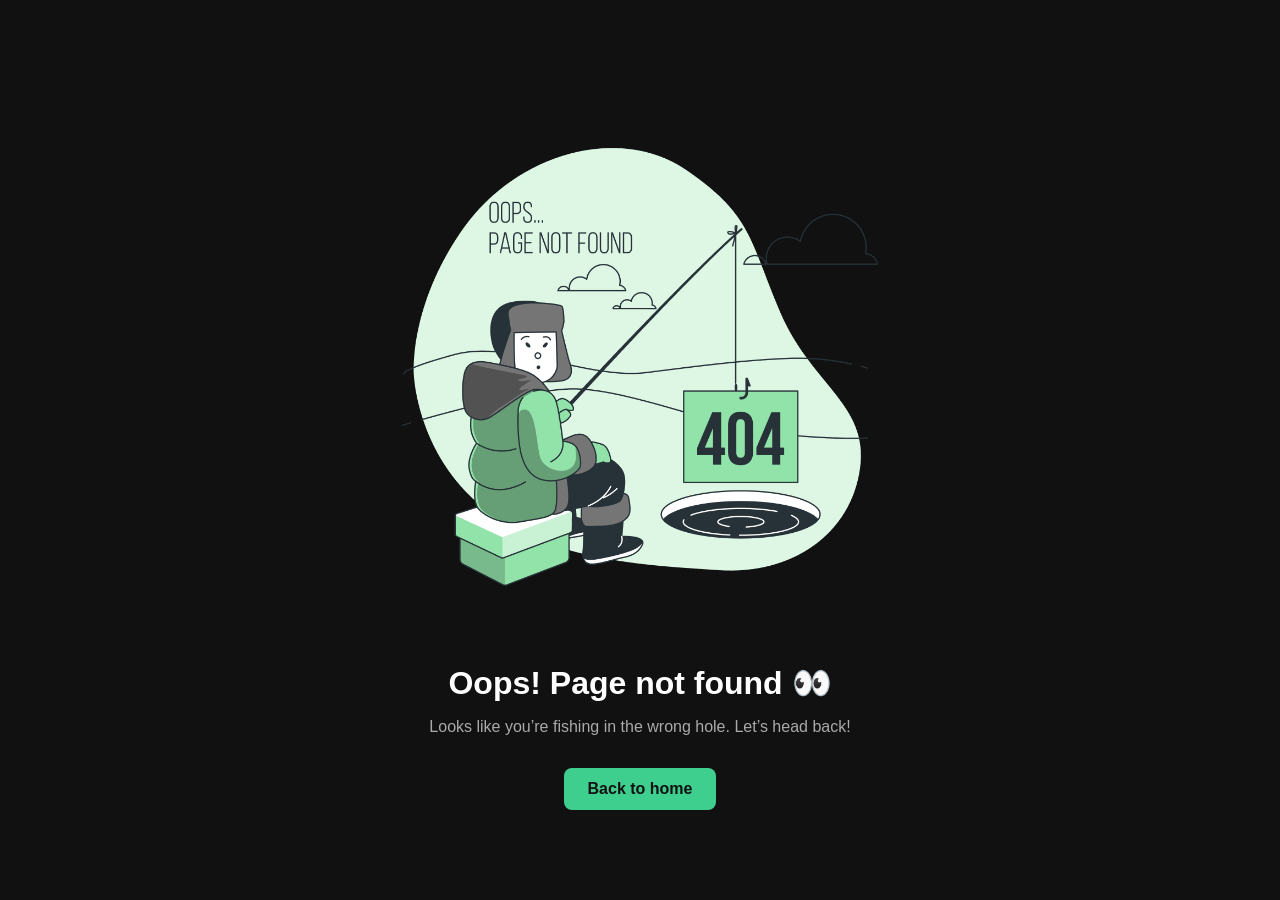
<file: 404-PAGE/index.html>
<!DOCTYPE html>
<html lang="en">
  <head>
    <meta charset="UTF-8" />
    <meta name="viewport" content="width=device-width, initial-scale=1.0" />
    <title>Custom 404 Page</title>
    <link rel="stylesheet" href="style.css" />
  </head>
  <body>
    <img src="404.png" alt="404 illustration" />
    <h1>Oops! Page not found 👀</h1>
    <p>Looks like you’re fishing in the wrong hole. Let’s head back!</p>
    <a href="#">Back to home</a>
  </body>
</html>
</file>
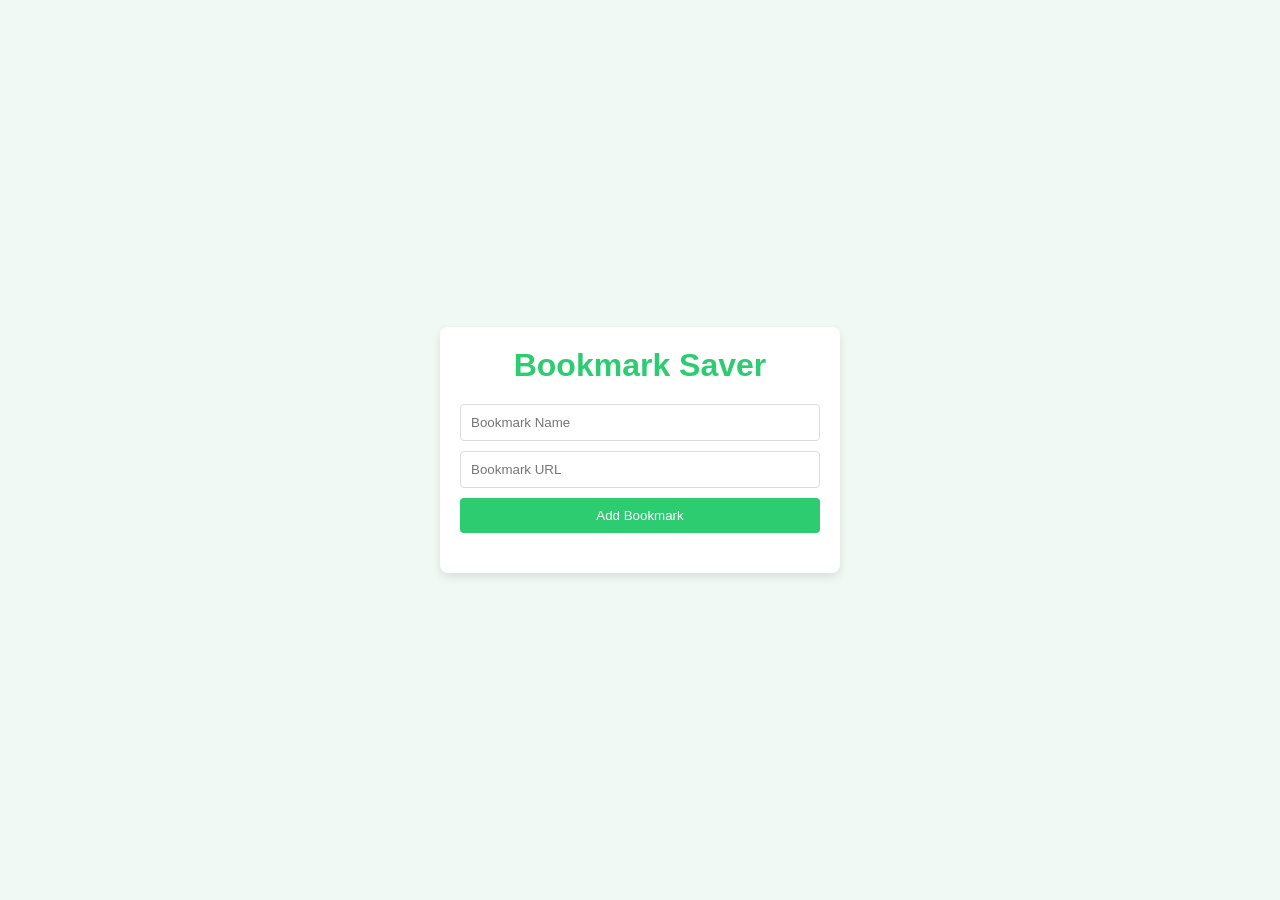
<file: BOOKMARK-SAVER/index.html>
<!DOCTYPE html>
<html lang="en">
  <head>
    <meta charset="UTF-8" />
    <meta name="viewport" content="width=device-width, initial-scale=1.0" />
    <title>Bookmark Saver</title>
    <link rel="stylesheet" href="style.css" />
  </head>
  <body>
    <div class="app-container">
      <h1>Bookmark Saver</h1>
      <div class="input-container">
        <input type="text" id="bookmark-name" placeholder="Bookmark Name" />
        <input type="url" id="bookmark-url" placeholder="Bookmark URL" />
        <button id="add-bookmark">Add Bookmark</button>
      </div>

      <ul id="bookmark-list"></ul>
    </div>

    <script src="script.js"></script>
  </body>
</html>
</file>
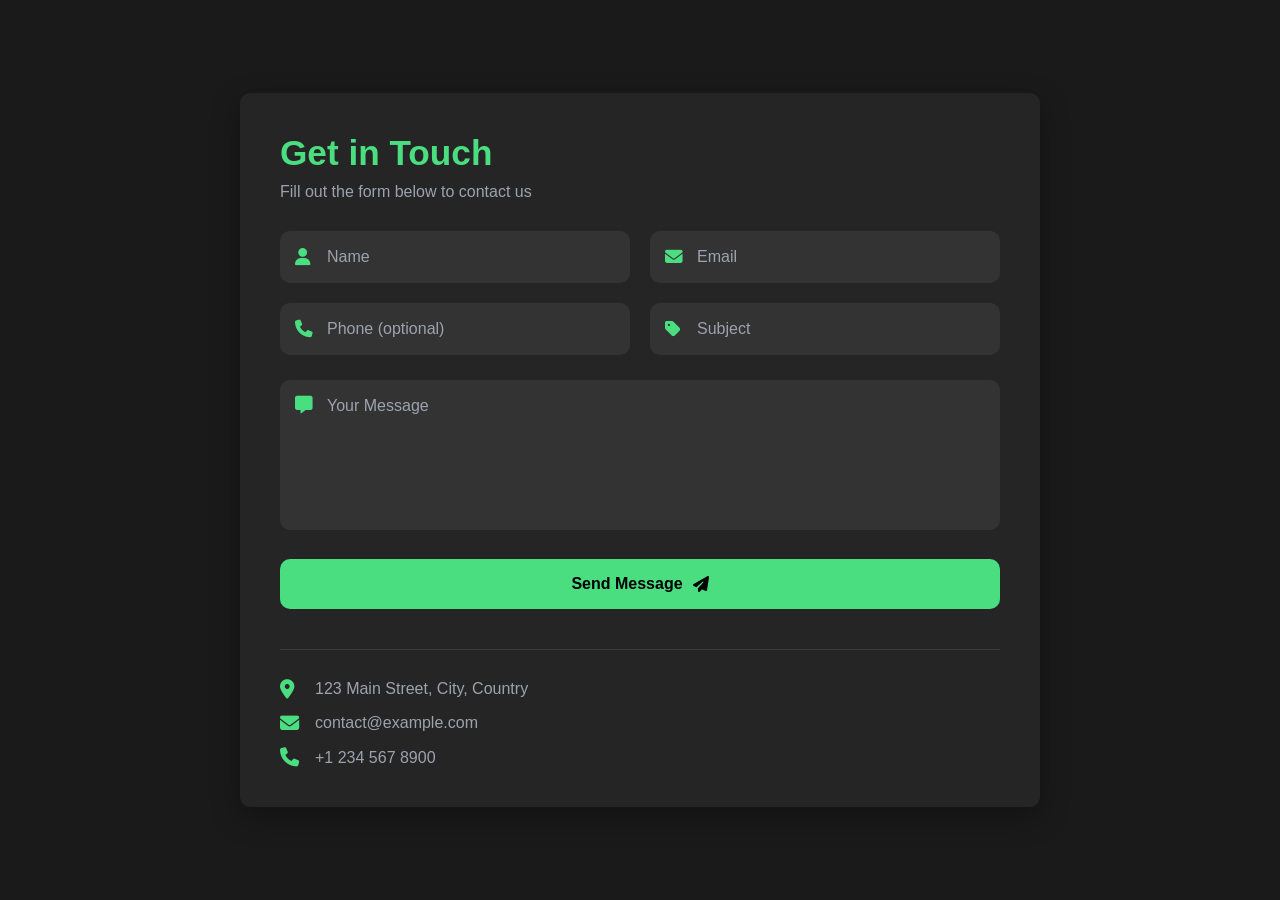
<file: CONTACT-FORM/index.html>
<!DOCTYPE html>
<html lang="en">
  <head>
    <meta charset="UTF-8" />
    <meta name="viewport" content="width=device-width, initial-scale=1.0" />
    <title>Contact Form</title>
    <link rel="stylesheet" href="style.css" />
    <link
      rel="stylesheet"
      href="https://cdnjs.cloudflare.com/ajax/libs/font-awesome/6.7.2/css/all.min.css"
      integrity="sha512-Evv84Mr4kqVGRNSgIGL/F/aIDqQb7xQ2vcrdIwxfjThSH8CSR7PBEakCr51Ck+w+/U6swU2Im1vVX0SVk9ABhg=="
      crossorigin="anonymous"
      referrerpolicy="no-referrer"
    />
  </head>
  <body>
    <div class="container">
      <div class="form-container">
        <h1>Get in Touch</h1>
        <p>Fill out the form below to contact us</p>

        <form>
          <div class="input-group">
            <div class="input-field">
              <i class="fas fa-user"></i>
              <input type="text" placeholder="Name" required />
            </div>

            <div class="input-field">
              <i class="fas fa-envelope"></i>
              <input type="email" placeholder="Email" required />
            </div>

            <div class="input-field">
              <i class="fas fa-phone"></i>
              <input type="tel" placeholder="Phone (optional)" />
            </div>

            <div class="input-field">
              <i class="fas fa-tag"></i>
              <input type="text" placeholder="Subject" required />
            </div>
          </div>

          <div class="message-field">
            <i class="fas fa-message"></i>
            <textarea placeholder="Your Message" required></textarea>
          </div>

          <button type="submit">
            <div class="btn-content">
              <span>Send Message</span>
              <i class="fas fa-paper-plane"></i>
            </div>
          </button>
        </form>

        <div class="contact-info">
          <div class="info-item">
            <i class="fas fa-map-marker-alt"></i>
            <span>123 Main Street, City, Country</span>
          </div>
          <div class="info-item">
            <i class="fas fa-envelope"></i>
            <span>contact@example.com</span>
          </div>

          <div class="info-item">
            <i class="fas fa-phone"></i>
            <span>+1 234 567 8900</span>
          </div>
        </div>
      </div>
    </div>
  </body>
</html>
</file>
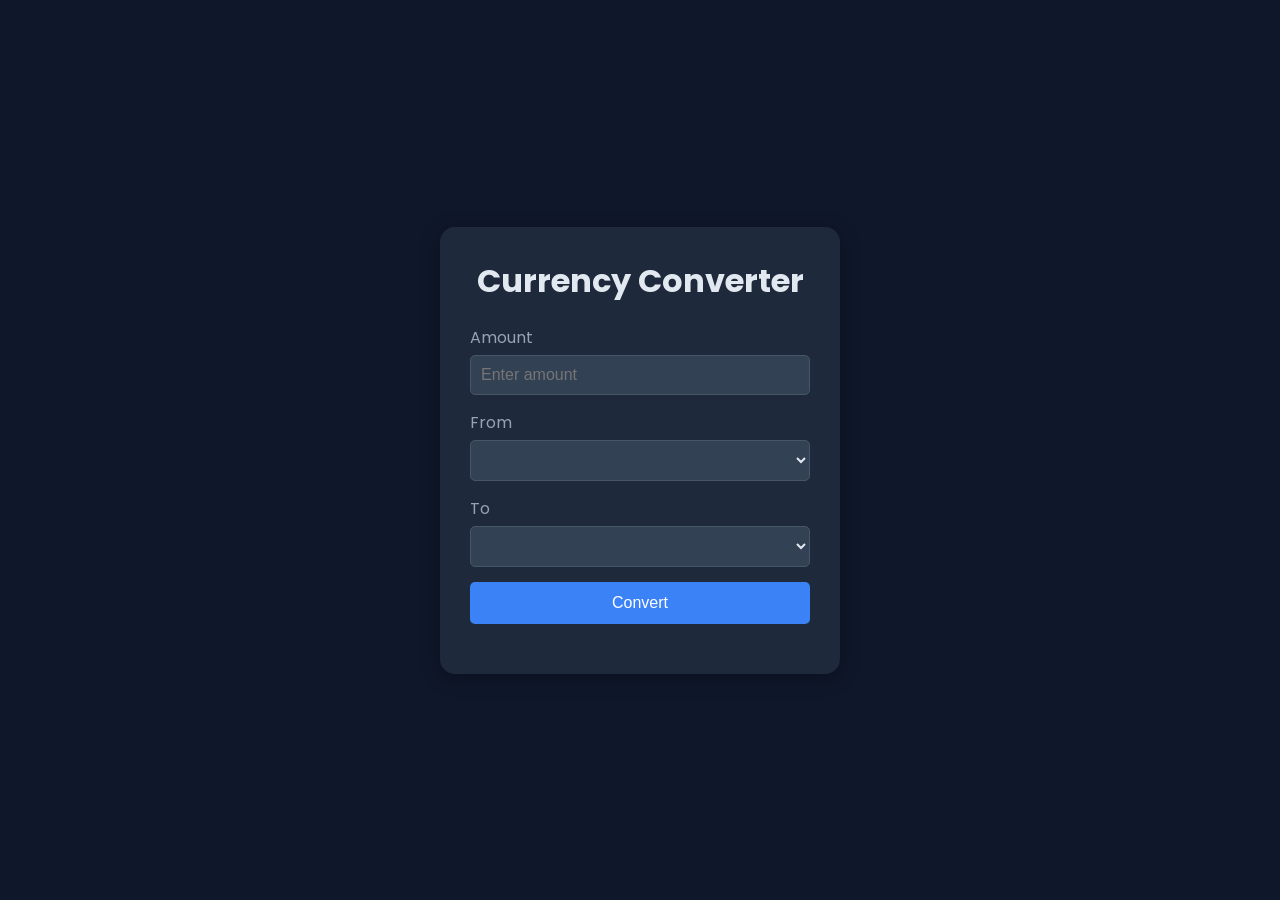
<file: CURRENCY-CONVERTER/index.html>
<!DOCTYPE html>
<html lang="en">
  <head>
    <meta charset="UTF-8" />
    <meta name="viewport" content="width=device-width, initial-scale=1.0" />
    <title>Curreny Converter App</title>
    <link rel="stylesheet" href="style.css" />
    <link
      href="https://fonts.googleapis.com/css?family=Poppins:100,100italic,200,200italic,300,300italic,regular,italic,500,500italic,600,600italic,700,700italic,800,800italic,900,900italic"
      rel="stylesheet"
    />
  </head>
  <body>
    <div class="container">
      <h1>Currency Converter</h1>

      <form id="converter-form">
        <div class="form-group">
          <label for="amount">Amount</label>
          <input type="number" id="amount" placeholder="Enter amount" required />
        </div>

        <div class="form-group">
          <label for="from-currency">From</label>
          <select id="from-currency">
            <!-- Currency options will be inserted from our api -->
          </select>
        </div>

        <div class="form-group">
          <label for="to-currency">To</label>
          <select id="to-currency">
            <!-- Currency options will be inserted from our api -->
          </select>
        </div>

        <button type="submit">Convert</button>
      </form>

      <div id="result"></div>
    </div>

    <script src="script.js"></script>
  </body>
</html>
</file>
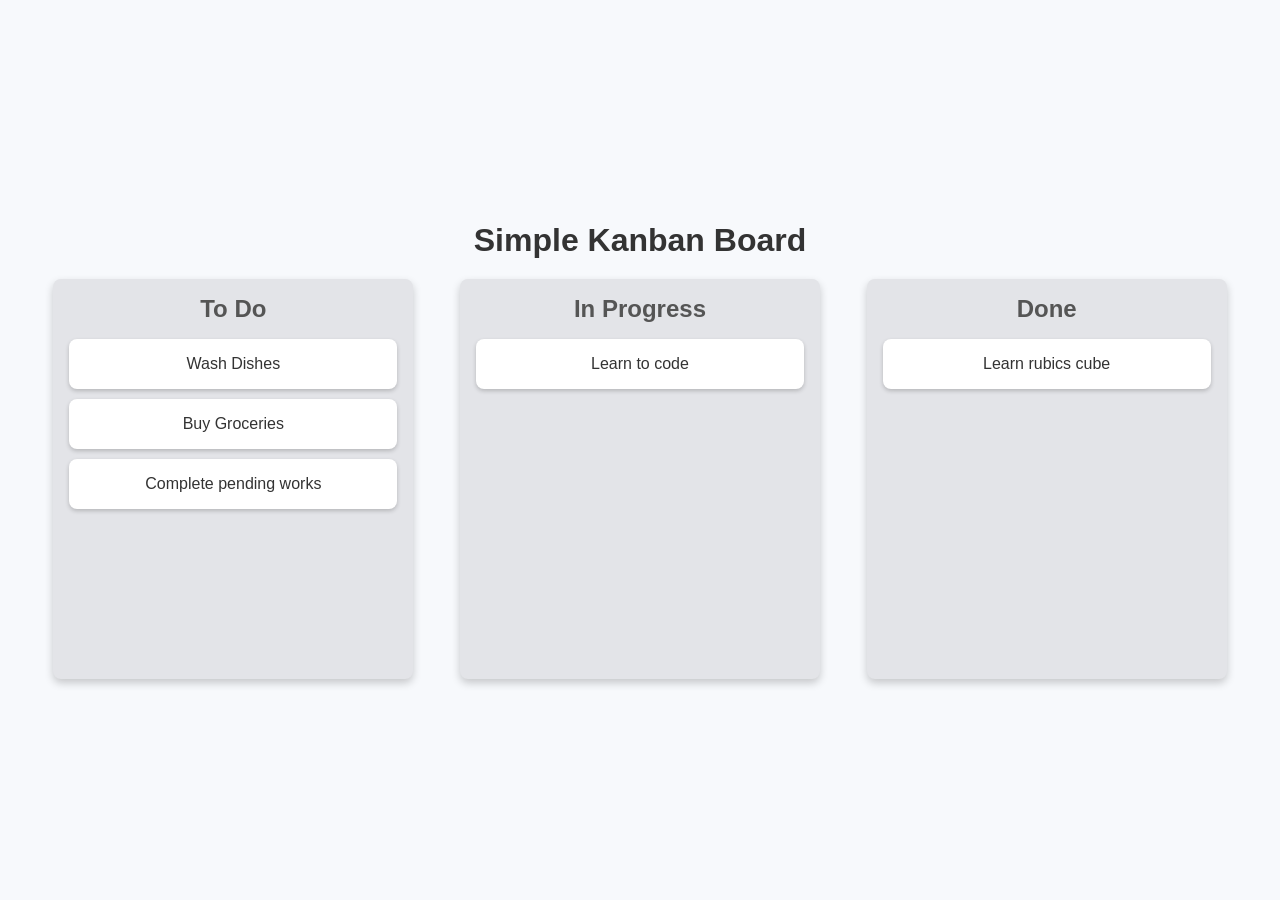
<file: DRAG-AND-DROP/index.html>
<!DOCTYPE html>
<html lang="en">
  <head>
    <meta charset="UTF-8" />
    <meta name="viewport" content="width=device-width, initial-scale=1.0" />
    <title>Kanban Board</title>
    <link rel="stylesheet" href="style.css" />
  </head>
  <body>
    <div class="container">
      <h1>Simple Kanban Board</h1>

      <div class="board">
        <!-- LIST 1 -->
        <div class="list" id="list1">
          <h2>To Do</h2>
          <div class="card" draggable="true" id="card1">Wash Dishes</div>
          <div class="card" draggable="true" id="card2">Buy Groceries</div>
          <div class="card" draggable="true" id="card3">Complete pending works</div>
        </div>

        <!-- LIST 2 -->
        <div class="list" id="list2">
          <h2>In Progress</h2>
          <div class="card" draggable="true" id="card4">Learn to code</div>
        </div>

        <!-- LIST 3 -->
        <div class="list" id="list3">
          <h2>Done</h2>
            <div class="card" draggable="true" id="card5">Learn rubics cube</div>
        </div>
      </div>
    </div>

    <script src="script.js"></script>
  </body>
</html>
</file>
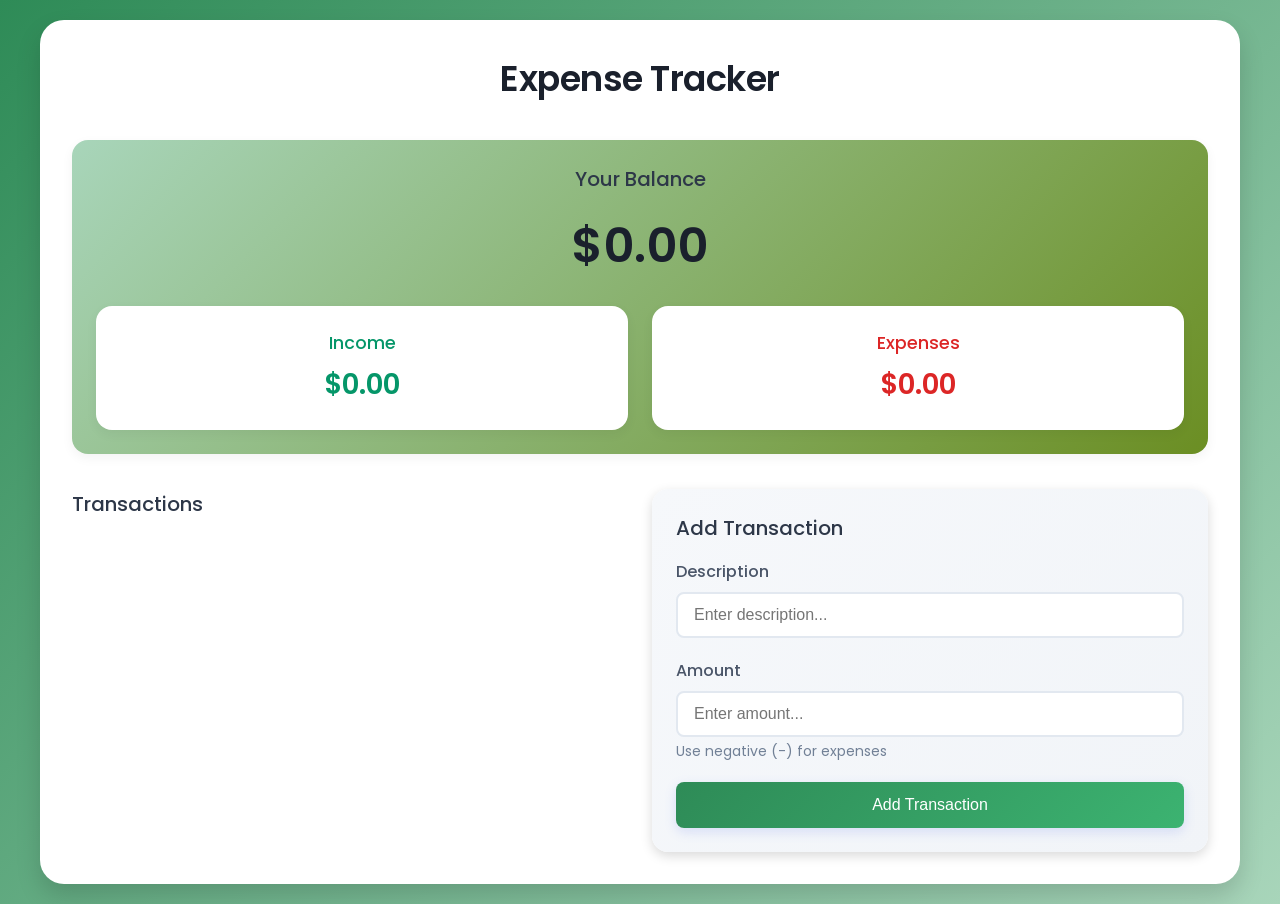
<file: EXPENSE-TRACKER/index.html>
<!DOCTYPE html>
<html lang="en">
  <head>
    <meta charset="UTF-8" />
    <meta name="viewport" content="width=device-width, initial-scale=1.0" />
    <title>Expense Tracker</title>
    <link rel="stylesheet" href="style.css" />
    <link
      href="https://fonts.googleapis.com/css?family=Poppins:100,100italic,200,200italic,300,300italic,regular,italic,500,500italic,600,600italic,700,700italic,800,800italic,900,900italic"
      rel="stylesheet"
    />
  </head>
  <body>
    <div class="container">
      <h1>Expense Tracker</h1>

      <div class="balance-container">
        <h2>Your Balance</h2>
        <h1 id="balance">$0.00</h1>

        <div class="summary">
          <div class="income">
            <h3>Income</h3>
            <p id="income-amount">$0.00</p>
          </div>
          <div class="expenses">
            <h3>Expenses</h3>
            <p id="expense-amount">$0.00</p>
          </div>
        </div>
      </div>

      <div class="main-content">
        <div class="transaction-container">
          <h2>Transactions</h2>
          <ul id="transaction-list">
            <!-- TRANSACTIONS WILL BE INSERTED HERE -->
          </ul>
        </div>

        <div class="form-container">
          <h2>Add Transaction</h2>

          <form id="transaction-form">
            <div class="form-group">
              <label for="description">Description</label>
              <input type="text" id="description" placeholder="Enter description..." required />
            </div>

            <div class="form-group">
              <label for="amount">Amount</label>
              <input type="number" id="amount" placeholder="Enter amount..." required />
              <small>Use negative (-) for expenses</small>
            </div>

            <button type="submit">Add Transaction</button>
          </form>
        </div>
      </div>
    </div>

    <script src="script.js"></script>
  </body>
</html>
</file>
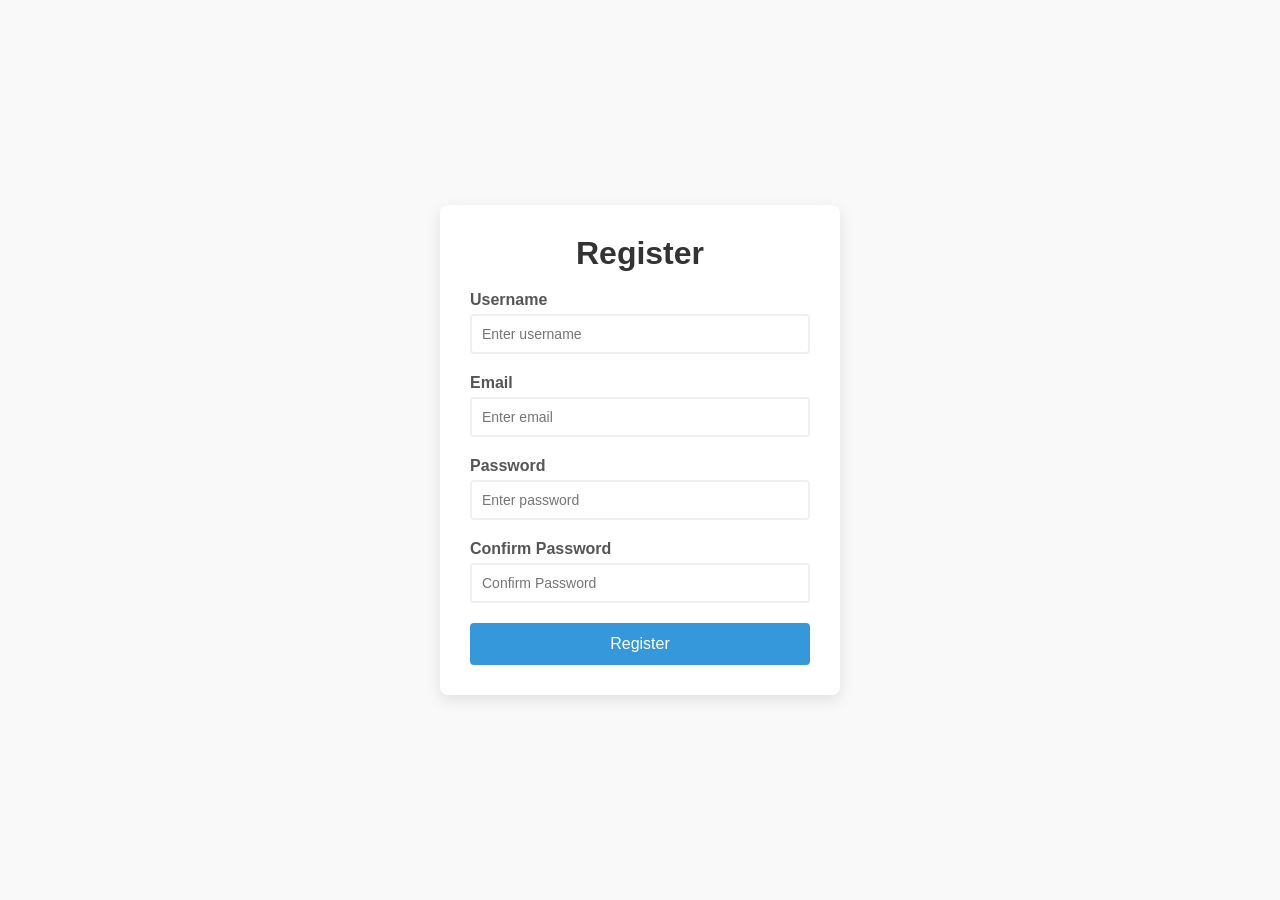
<file: FORM-VALIDATOR/index.html>
<!DOCTYPE html>
<html lang="en">
  <head>
    <meta charset="UTF-8" />
    <meta name="viewport" content="width=device-width, initial-scale=1.0" />
    <title>Form Validator</title>
    <link rel="stylesheet" href="style.css" />
  </head>
  <body>
    <div class="container">
      <form id="registration-form">
        <h1>Register</h1>

        <!-- username -->
        <div class="form-group">
          <label for="username">Username</label>
          <input type="text" id="username" placeholder="Enter username" />
          <small></small>
        </div>
        <!-- email -->
        <div class="form-group">
          <label for="email">Email</label>
          <input type="email" id="email" placeholder="Enter email" />
          <small></small>
        </div>
        <!-- password -->
        <div class="form-group">
          <label for="password">Password</label>
          <input type="password" id="password" placeholder="Enter password" />
          <small></small>
        </div>
        <!-- confirm password -->
        <div class="form-group">
          <label for="confirmPassword">Confirm Password</label>
          <input type="password" id="confirmPassword" placeholder="Confirm Password" />
          <small></small>
        </div>
        <!-- submit btn -->
        <button type="submit">Register</button>
      </form>
    </div>

    <script src="script.js"></script>
  </body>
</html>
</file>
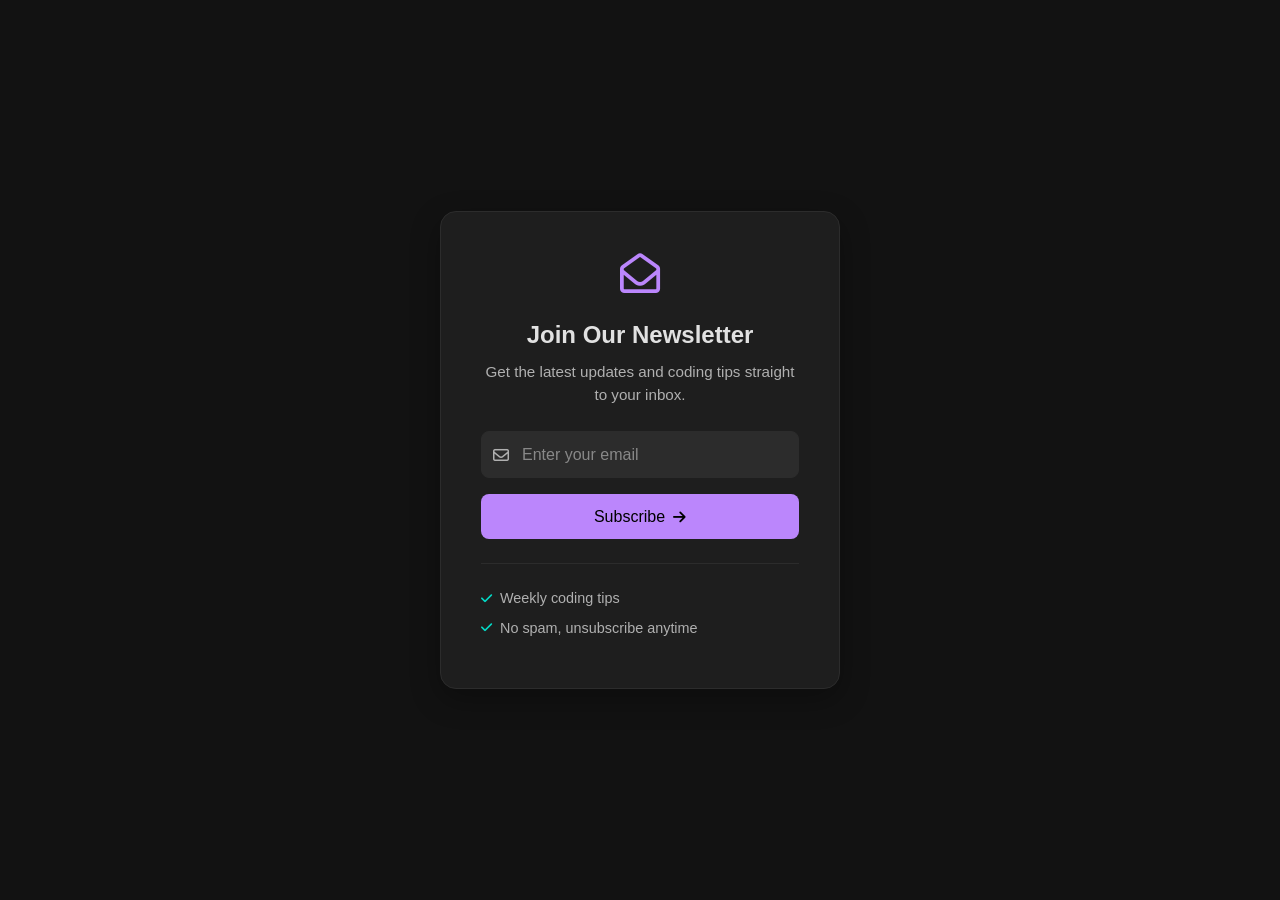
<file: NEWSLETTER-SIGNUP/index.html>
<!DOCTYPE html>
<html lang="en">
  <head>
    <meta charset="UTF-8" />
    <meta name="viewport" content="width=device-width, initial-scale=1.0" />
    <title>Newsletter UI</title>
    <link rel="stylesheet" href="style.css" />
    <link
      rel="stylesheet"
      href="https://cdnjs.cloudflare.com/ajax/libs/font-awesome/6.7.2/css/all.min.css"
      integrity="sha512-Evv84Mr4kqVGRNSgIGL/F/aIDqQb7xQ2vcrdIwxfjThSH8CSR7PBEakCr51Ck+w+/U6swU2Im1vVX0SVk9ABhg=="
      crossorigin="anonymous"
      referrerpolicy="no-referrer"
    />
  </head>
  <body>
    <div class="signup-container">
      <div class="icon-container">
        <i class="far fa-envelope-open"></i>
      </div>
      <h2>Join Our Newsletter</h2>
      <p>Get the latest updates and coding tips straight to your inbox.</p>

      <form>
        <div class="input-group">
          <i class="far fa-envelope"></i>
          <input type="email" required placeholder="Enter your email" />
        </div>

        <button>Subscribe <i class="fas fa-arrow-right"></i></button>
      </form>

      <div class="benefits">
        <p class="benefit-item"><i class="fas fa-check"></i> Weekly coding tips</p>
        <p class="benefit-item"><i class="fas fa-check"></i> No spam, unsubscribe anytime</p>
      </div>
    </div>
  </body>
</html>
</file>
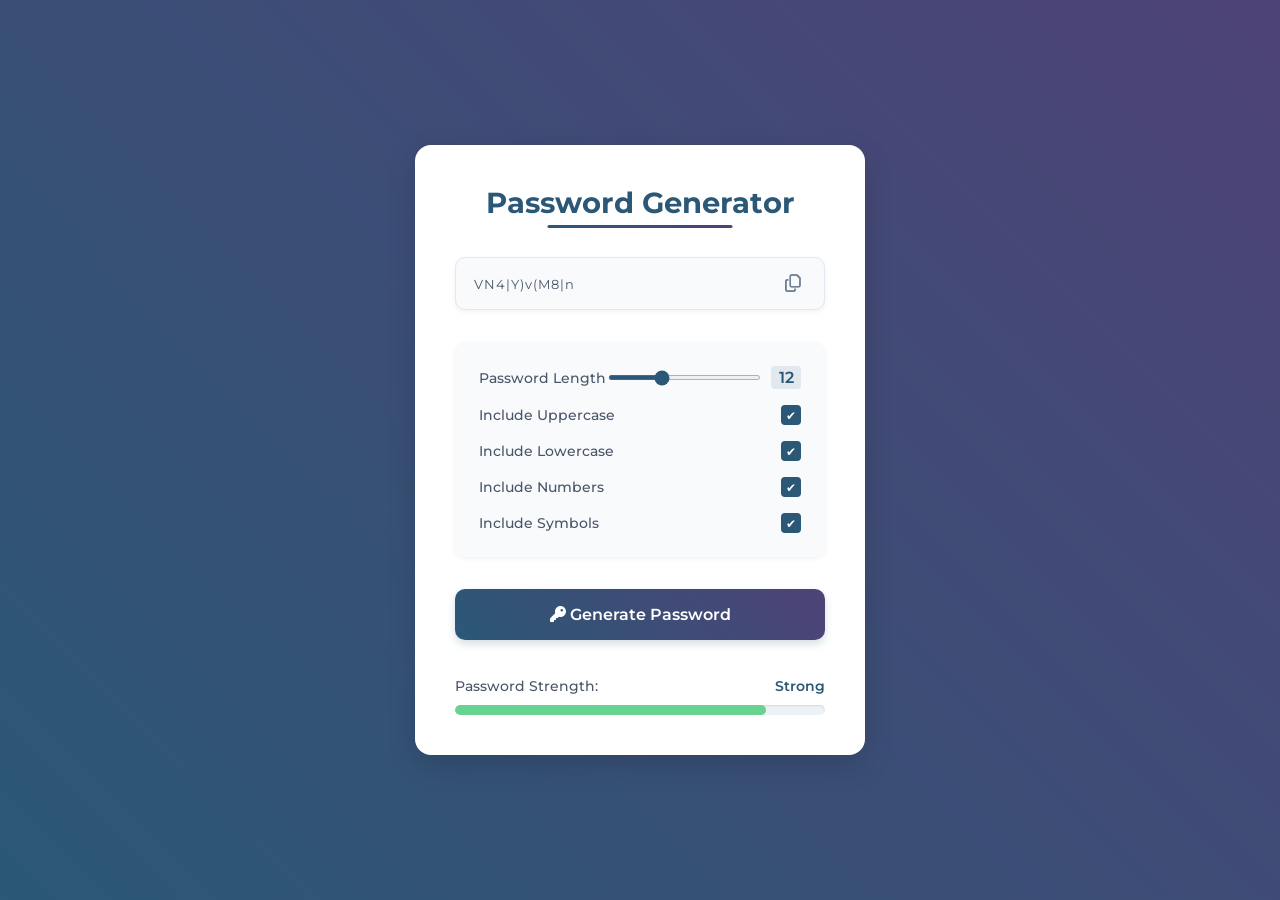
<file: PASSWORD-GENERATOR/index.html>
<!DOCTYPE html>
<html lang="en">
  <head>
    <meta charset="UTF-8" />
    <meta name="viewport" content="width=device-width, initial-scale=1.0" />
    <title>Password Generator</title>
    <link rel="stylesheet" href="style.css" />
    <link
      rel="stylesheet"
      href="https://cdnjs.cloudflare.com/ajax/libs/font-awesome/6.7.2/css/all.min.css"
      integrity="sha512-Evv84Mr4kqVGRNSgIGL/F/aIDqQb7xQ2vcrdIwxfjThSH8CSR7PBEakCr51Ck+w+/U6swU2Im1vVX0SVk9ABhg=="
      crossorigin="anonymous"
      referrerpolicy="no-referrer"
    />
  </head>
  <body>
    <div class="container">
      <h1>Password Generator</h1>

      <!-- password container -->
      <div class="password-container">
        <input type="text" readonly id="password" />
        <i class="far fa-copy" id="copy-btn" title="Copy to clipboard"></i>
      </div>

      <!-- options -->
      <div class="options">
        <!-- password length -->
        <div class="option">
          <label for="length">Password Length</label>
          <div class="range-container">
            <input type="range" id="length" min="6" max="24" value="12" />
            <span id="length-value">12</span>
          </div>
        </div>
        <!-- include uppercase -->
        <div class="option">
          <label for="uppercase">Include Uppercase</label>
          <input type="checkbox" id="uppercase" checked />
        </div>
        <!-- include lowercase -->
        <div class="option">
          <label for="lowercase">Include Lowercase</label>
          <input type="checkbox" id="lowercase" checked />
        </div>
        <!-- include numbers -->
        <div class="option">
          <label for="numbers">Include Numbers</label>
          <input type="checkbox" id="numbers" checked />
        </div>
        <!-- include symbols -->
        <div class="option">
          <label for="symbols">Include Symbols</label>
          <input type="checkbox" id="symbols" checked />
        </div>
      </div>

      <button id="generate-btn">
        <i class="fas fa-key"></i>
        Generate Password
      </button>

      <div class="strength-container">
        <p>Password Strength: <span id="strength-label">Medium</span></p>

        <div class="strength-meter">
          <div class="strength-bar"></div>
        </div>
      </div>
    </div>

    <script src="script.js"></script>
  </body>
</html>
</file>
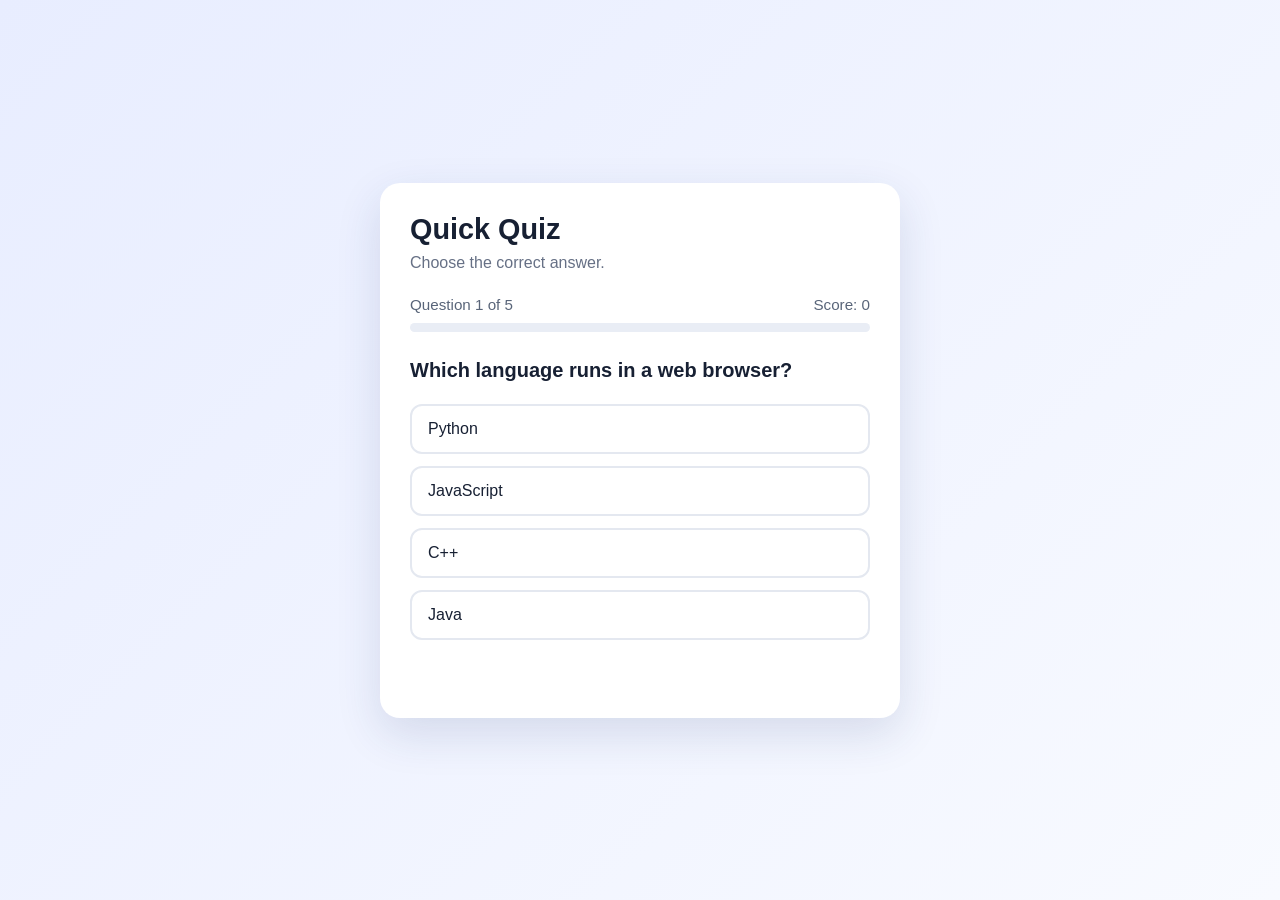
<file: QUIZ-GAME/index.html>
<!DOCTYPE html>
<html lang="en">
<head>
  <meta charset="UTF-8" />
  <meta name="viewport" content="width=device-width, initial-scale=1.0" />
  <title>Interactive Quiz Game</title>
  <link rel="stylesheet" href="style.css" />
  <script src="script.js" defer></script>
</head>
<body>
  <main class="quiz-card">
    <section id="quiz-screen">
      <h1>Quick Quiz</h1>
      <p class="subtitle">Choose the correct answer.</p>

      <div class="quiz-top">
        <span id="question-count"></span>
        <span id="score-display">Score: 0</span>
      </div>

      <div class="progress-track">
        <div id="progress-bar" class="progress-bar"></div>
      </div>

      <h2 id="question"></h2>
      <div id="answers" class="answers"></div>
      <p id="feedback" aria-live="polite"></p>

      <button id="next-button" class="main-button hidden">
        Next Question
      </button>
    </section>

    <section id="result-screen" class="result-screen hidden">
      <h2>Quiz completed!</h2>
      <p>Your final score is:</p>
      <p id="final-score"></p>
      <button id="restart-button" class="main-button">Play Again</button>
    </section>
  </main>
</body>
</html>
</file>
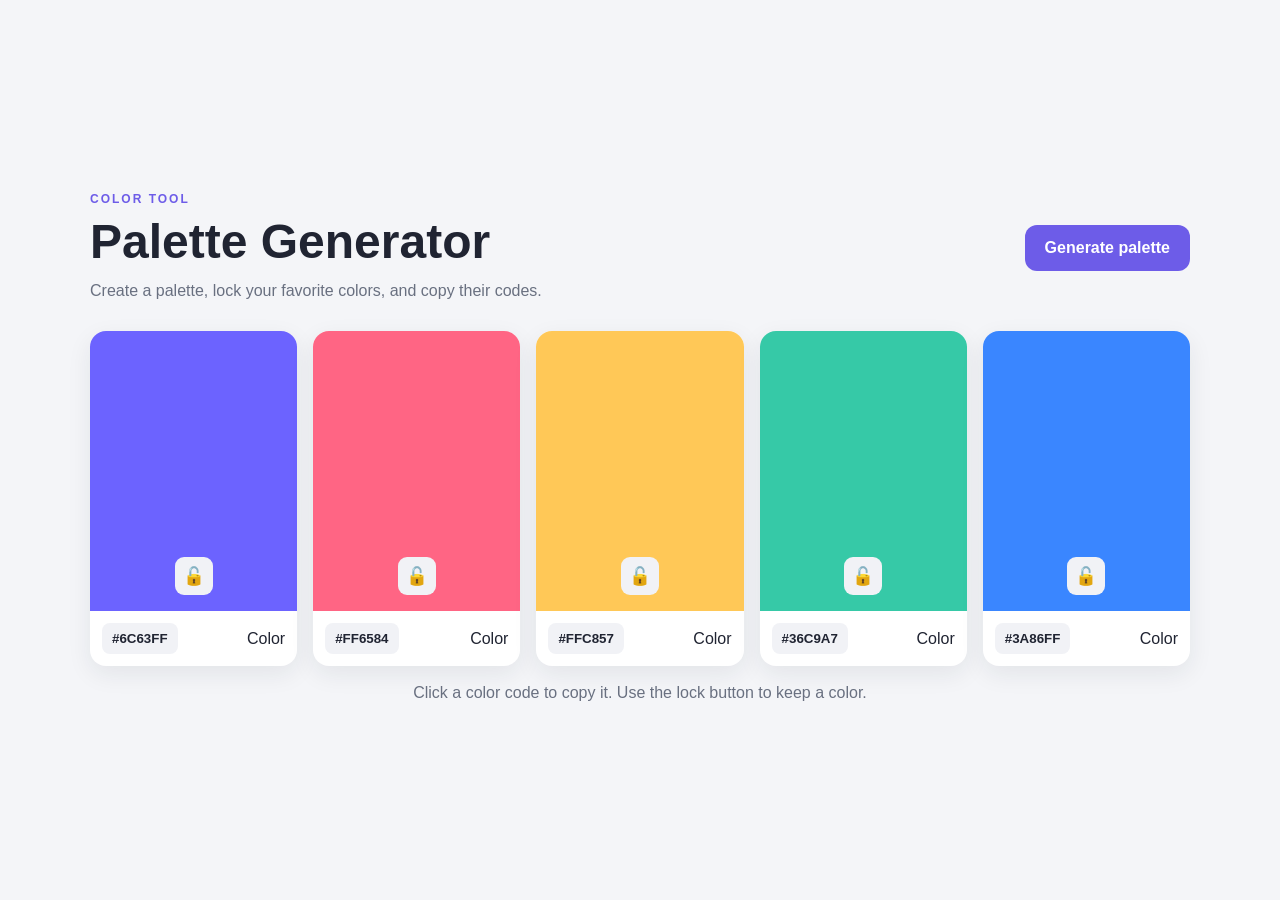
<file: RANDOM COLOR  PALLETE  GENERATER/index.html>
<!DOCTYPE html>
<html lang="en">
<head>
  <meta charset="UTF-8" />
  <meta name="viewport" content="width=device-width, initial-scale=1.0" />
  <title>Color Palette Generator</title>
  <link rel="stylesheet" href="style.css" />
  <script src="script.js" defer></script>
</head>
<body>
  <main class="app">
    <header class="header">
      <div>
        <p class="eyebrow">COLOR TOOL</p>
        <h1>Palette Generator</h1>
        <p class="subtitle">Create a palette, lock your favorite colors, and copy their codes.</p>
      </div>

      <button id="generate-button" class="generate-button">
        Generate palette
      </button>
    </header>

    <section id="palette" class="palette" aria-label="Color palette"></section>

    <p id="status" class="status" aria-live="polite">
      Click a color code to copy it. Use the lock button to keep a color.
    </p>
  </main>
</body>
</html>
</file>
<file: 404-PAGE/style.css>
* {
  margin: 0;
  padding: 0;
  box-sizing: border-box;
}

body {
  background-color: #111;
  color: #fff;
  display: flex;
  flex-direction: column;
  justify-content: center;
  align-items: center;
  height: 100vh;
  font-family: sans-serif;
}

img {
  width: 100%;
  max-width: 550px;
  margin-bottom: 1.5rem;
}

h1 {
  font-size: 2rem;
  margin-bottom: 1rem;
}

p {
  font-size: 1rem;
  color: #aaa;
  margin-bottom: 2rem;
}

a {
  background-color: #3ecf8e;
  color: #111;
  text-decoration: none;
  padding: 0.75rem 1.5rem;
  border-radius: 8px;
  font-weight: bold;
  transition: background-color 0.3s;
}

a:hover {
  background-color: #04fc8d;
}

@media (max-width: 600px) {
  img {
    max-width: 400px;
  }

  h1 {
    font-size: 1.5rem;
  }

  p {
    font-size: 0.9rem;
  }
}
</file>
<file: BOOKMARK-SAVER/style.css>
* {
  margin: 0;
  padding: 0;
  box-sizing: border-box;
}

body {
  font-family: sans-serif;
  background-color: #f0f9f4;
  color: #333;
  display: flex;
  justify-content: center;
  align-items: center;
  height: 100vh;
}

.app-container {
  background-color: #fff;
  padding: 20px;
  border-radius: 8px;
  box-shadow: 0 4px 10px rgba(0, 0, 0, 0.1);
  max-width: 400px;
  width: 90%;
  text-align: center;
}

h1 {
  color: #2ecc71;
  margin-bottom: 20px;
}

.input-container {
  display: flex;
  flex-direction: column;
  gap: 10px;
  margin-bottom: 20px;
}

input {
  padding: 10px;
  border-radius: 4px;
  border: 1px solid #ddd;
}

button {
  padding: 10px;
  background-color: #2ecc71;
  color: white;
  border: none;
  border-radius: 4px;
  cursor: pointer;
  transition: background-color 0.3s ease;
}

button:hover {
  background-color: #27ae60;
}

#bookmark-list {
  list-style: none;
  padding: 0;
}

#bookmark-list li {
  background-color: #f9f9f9;
  padding: 10px;
  border: 1px solid #ddd;
  border-radius: 4px;
  margin-bottom: 10px;
  display: flex;
  justify-content: space-between;
  align-items: center;
}

#bookmark-list a {
  color: #2ecc71;
  text-decoration: none;
}

#bookmark-list button {
  background-color: #e74c3c;
  padding: 5px 10px;
}

#bookmark-list button:hover {
  background-color: #c0392b;
}
</file>
<file: CONTACT-FORM/style.css>
* {
  padding: 0;
  margin: 0;
  box-sizing: border-box;
  font-family: sans-serif;
}

:root {
  --primay-color: #4ade80;
  --primay-dark: #22c55e;
  --bg-dark: #1a1a1a;
  --text-light: #f3f4f6;
  --text-gray: #9ca3af;
  --card-bg: #252525;
  --input-bg: #333;
  --border-radius: 10px;
}

body {
  background-color: var(--bg-dark);
  color: var(--text-light);
  min-height: 100vh;
  display: flex;
  justify-content: center;
  align-items: center;
  padding: 30px 15px;
}

.container {
  width: 100%;
  max-width: 800px;
}

.form-container {
  background-color: var(--card-bg);
  border-radius: var(--border-radius);
  padding: 40px;
  box-shadow: 0 10px 30px rgba(0, 0, 0, 0.3);
  animation: fadeIn 0.5s ease-out;
}

@keyframes fadeIn {
  from {
    opacity: 0;
    transform: translateY(20px);
  }
  to {
    opacity: 1;
    transform: translateY(0);
  }
}

h1 {
  color: var(--primay-color);
  font-size: 2.2rem;
  margin-bottom: 10px;
}

p {
  margin-bottom: 30px;
  color: var(--text-gray);
}

.input-group {
  display: grid;
  grid-template-columns: repeat(auto-fit, minmax(240px, 1fr));
  gap: 20px;
  margin-bottom: 25px;
}

.input-field {
  position: relative;
}

.message-field {
  position: relative;
}

.input-field i,
.message-field i {
  position: absolute;
  top: 50%;
  left: 15px;
  transform: translateY(-50%);
  color: var(--primay-color);
  font-size: 1.1rem;
}

.message-field i {
  top: 25px;
}

input,
textarea {
  width: 100%;
  padding: 15px 15px 15px 45px;
  background-color: var(--input-bg);
  border: 2px solid transparent;
  border-radius: var(--border-radius);
  color: var(--text-light);
  font-size: 1rem;
  transition: all 0.3s ease;
}

textarea {
  height: 150px;
  resize: none;
  margin-bottom: 25px;
}

input:focus,
textarea:focus {
  border-color: var(--primay-color);
  outline: none;
  box-shadow: 0 0 0 3px rgba(74, 222, 128, 0.2);
}

input::placeholder,
textarea::placeholder {
  color: var(--text-gray);
}

button {
  background-color: var(--primay-color);
  color: #000;
  font-weight: 600;
  font-size: 1rem;
  border: none;
  border-radius: var(--border-radius);
  padding: 16px 30px;
  cursor: pointer;
  width: 100%;
  transition: all 0.3s ease;
}

button:hover {
  background-color: var(--primay-dark);
  transform: translateY(-2px);
  box-shadow: 0 5px 15px rgba(74, 222, 128, 0.3);
}

button:active {
  transform: translateY(0);
}

.btn-content {
  display: flex;
  justify-content: center;
  align-items: center;
  gap: 10px;
}

.contact-info {
  margin-top: 40px;
  padding-top: 30px;
  border-top: 1px solid rgb(255, 255, 255, 0.1);
  display: flex;
  flex-direction: column;
  gap: 15px;
}

.info-item {
  display: flex;
  align-items: center;
  gap: 15px;
}

.info-item i {
  color: var(--primay-color);
  font-size: 1.2rem;
  width: 20px;
}

.info-item span {
  color: var(--text-gray);
}

@media (max-width: 600px) {
  .form-container {
    padding: 25px;
  }

  h1 {
    font-size: 1.8rem;
  }

  .input-group {
    grid-template-columns: 1fr;
  }
}
</file>
<file: CURRENCY-CONVERTER/style.css>
* {
  margin: 0;
  padding: 0;
  box-sizing: border-box;
}

:root {
  --bg-primary: #0f172a;
  --bg-secondary: #1e293b;
  --bg-input: #334155;
  --text-primary: #e2e8f0;
  --text-secondary: #94a3b8;
  --border-color: #475569;
  --accent-primary: #3b82f6;
  --accent-hover: #2563eb;
}

body {
  background-color: var(--bg-primary);
  display: flex;
  justify-content: center;
  align-items: center;
  min-height: 100vh;
  padding: 20px;
  font-family: "Poppins", sans-serif;
}

.container {
  width: 100%;
  max-width: 400px;
  background-color: var(--bg-secondary);
  padding: 30px;
  border-radius: 15px;
  box-shadow: 0 4px 20px rgba(0, 0, 0, 0.3);
}

h1 {
  text-align: center;
  color: var(--text-primary);
  margin-bottom: 20px;
}

.form-group {
  margin-bottom: 15px;
}

label {
  display: block;
  margin-bottom: 5px;
  color: var(--text-secondary);
}

input,
select {
  width: 100%;
  padding: 10px;
  background-color: var(--bg-input);
  border: 1px solid var(--border-color);
  border-radius: 5px;
  font-size: 1rem;
  color: var(--text-primary);
}

input:focus,
select:focus {
  outline: none;
  border-color: var(--accent-primary);
  box-shadow: 0 0 0 2px rgba(59, 130, 246, 0.2);
}

button {
  width: 100%;
  padding: 12px;
  background-color: var(--accent-primary);
  color: #fff;
  border: none;
  border-radius: 5px;
  font-size: 1rem;
  cursor: pointer;
  transition: all 0.3s ease;
}

button:hover {
  background-color: var(--accent-hover);
  transform: translateY(-2px);
}

#result {
  margin-top: 20px;
  text-align: center;
  font-size: 1.2rem;
  color: var(--text-primary);
}
</file>
<file: DRAG-AND-DROP/style.css>
* {
  padding: 0;
  margin: 0;
  box-sizing: border-box;
}

body {
  font-family: sans-serif;
  background-color: #f7f9fc;
  display: flex;
  justify-content: center;
  align-items: center;
  min-height: 100vh;
}

.container {
  text-align: center;
  width: 100%;
  padding: 1.2rem;
}

h1 {
  color: #333;
  margin-bottom: 20px;
  font-size: 2rem;
}

.board {
  display: flex;
  justify-content: space-around;
  align-items: flex-start;
  width: 100%;
  max-width: 1200px;
  margin: 0 auto;
  gap: 20px;
}

.list {
  background-color: #e3e4e8;
  padding: 1rem;
  border-radius: 8px;
  width: 30%;
  min-height: 400px;
  box-shadow: 0 4px 8px rgba(0, 0, 0, 0.2);
}

.list h2 {
  color: #555;
  margin-bottom: 1rem;
  font-size: 1.5rem;
}

.card {
  background-color: white;
  color: #333;
  padding: 1rem;
  margin-bottom: 10px;
  border-radius: 8px;
  cursor: grab;
  box-shadow: 0 2px 4px rgba(0, 0, 0, 0.2);
  transition: transform 0.2s, box-shadow 0.2s;
}

.card:active {
  cursor: grabbing;
  transform: scale(1.05);
  box-shadow: 0 4px 8px rgba(0, 0, 0, 0.2);
}

.list.over {
  background-color: #d1d3d8;
}

@media (max-width: 768px) {
  .board {
    flex-direction: column;
    align-items: center;
  }

  .list {
    width: 80%;
    margin-bottom: 20px;
  }
}
</file>
<file: EXPENSE-TRACKER/style.css>
* {
  margin: 0;
  padding: 0;
  box-sizing: border-box;
}

body {
  background: linear-gradient(135deg, #2e8b57, #a8d5ba);
  min-height: 100vh;
  font-family: "Poppins", sans-serif;
  display: flex;
  align-items: center;
  justify-content: center;
  padding: 20px;
  color: #2d3436;
}

.container {
  width: 100%;
  max-width: 1200px;
  background-color: #fff;
  padding: 2rem;
  border-radius: 24px;
  box-shadow: 0 12px 24px rgba(0, 0, 0, 0.15);
}

h1 {
  text-align: center;
  color: #1a202c;
  margin-bottom: 35px;
  font-size: 2.2rem;
  font-weight: 600;
  letter-spacing: -0.5px;
}

h2 {
  color: #2d3748;
  margin-bottom: 1rem;
  font-size: 1.25rem;
  font-weight: 500;
}

.balance-container {
  text-align: center;
  margin-bottom: 35px;
  padding: 24px;
  background: linear-gradient(135deg, #a8d5ba, #6b8e23);
  border-radius: 1rem;
  box-shadow: 0 4px 12px rgba(0, 0, 0, 0.05);
}

.balance-container h1 {
  font-size: 3rem;
  margin: 15px 0;
}

.summary {
  display: grid;
  grid-template-columns: 1fr 1fr;
  gap: 24px;
  margin-top: 24px;
}

.main-content {
  display: grid;
  grid-template-columns: 1fr 1fr;
  gap: 24px;
}

.income,
.expenses {
  background-color: white;
  padding: 24px;
  border-radius: 1rem;
  box-shadow: 0 4px 12px rgba(0, 0, 0, 0.05);
  transition: transform 0.2s ease;
}

.income:hover,
.expenses:hover {
  transform: translateY(-2px);
}

.income h3 {
  color: #059669;
  font-size: 1.1rem;
  font-weight: 500;
}

.expenses h3 {
  color: #dc2626;
  font-size: 1.1rem;
  font-weight: 500;
}

.income p,
.expenses p {
  margin-top: 8px;
  font-size: 1.75rem;
  font-weight: 600;
}

.income p {
  color: #059669;
}

.expenses p {
  color: #dc2626;
}

.transaction-container {
  height: 100%;
  display: flex;
  flex-direction: column;
}

#transaction-list {
  list-style: none;
  max-height: 500px;
  overflow-y: auto;
  padding-right: 8px;
  flex-grow: 1;
}

#transaction-list::-webkit-scrollbar {
  width: 8px;
}

#transaction-list::-webkit-scrollbar-track {
  /* track is the bg of the scrollbar */
  background-color: #f1f1f1;
  border-radius: 4px;
}
#transaction-list::-webkit-scrollbar-thumb {
  /* thumb is the draggble part of the scrollbar */
  background-color: #cbd5e0;
  border-radius: 4px;
}
#transaction-list::-webkit-scrollbar-thumb:hover {
  background-color: #a0aec0;
}

.transaction {
  display: flex;
  justify-content: space-between;
  align-items: center;
  padding: 1rem 1.2rem;
  margin-bottom: 12px;
  border-radius: 12px;
  background-color: #fff;
  box-shadow: 0 2px 8px rgba(0, 0, 0, 0.05);
  transition: all 0.2s ease;
  border-right: 5px solid;
  animation: slideIn 0.3s ease;
}

@keyframes slideIn {
  from {
    opacity: 0;
    transform: translateX(-20px);
  }

  to {
    opacity: 1;
    transform: translateX(0px);
  }
}

.transaction:hover {
  transform: translateX(4px);
  box-shadow: 0 4px 12px rgba(0, 0, 0, 0.1);
}

.transaction.income {
  border-right-color: #059669;
}

.transaction.expense {
  border-right-color: #dc2626;
}

.transaction .delete-btn {
  background: none;
  border: none;
  color: #dc2626;
  cursor: pointer;
  font-size: 1.4rem;
  opacity: 0;
  transition: all 0.2s ease;
  padding: 4px 8px;
  border-radius: 4px;
  margin-left: 12px;
}

.transaction:hover .delete-btn {
  opacity: 1;
}

.transaction .delete-btn:hover {
  background-color: #fee2e2;
  transform: scale(1.1);
}

.form-container {
  background: linear-gradient(135deg, #f6f8fb, #f1f4f8);
  padding: 24px;
  border-radius: 16px;
  box-shadow: 0 4px 12px rgba(0, 0, 0, 0.15);
  height: 100%;
  display: flex;
  flex-direction: column;
}

.form-container form {
  height: 100%;
  display: flex;
  flex-direction: column;
}

.form-group {
  margin-bottom: 20px;
}

label {
  display: block;
  margin-bottom: 8px;
  color: #4a5568;
  font-weight: 500;
}

input {
  width: 100%;
  padding: 12px 16px;
  border: 2px solid #e2e8f0;
  border-radius: 8px;
  font-size: 1rem;
  transition: all 0.2s ease;
  background-color: white;
}

input:focus {
  outline: none;
  border-color: #667eea;
  box-shadow: 0 0 0 3px rgba(102, 126, 234, 0.1);
}

input:hover {
  border-color: #cbd5e0;
}

small {
  color: #718096;
  font-size: 0.875rem;
  margin-top: 4px;
  display: block;
}

button[type="submit"] {
  width: 100%;
  padding: 14px;
  background: linear-gradient(135deg, #2e8b57 0%, #3cb371 100%);
  color: white;
  border: none;
  border-radius: 8px;
  cursor: pointer;
  font-size: 1rem;
  font-weight: 500;
  transition: all 0.2s ease;
  box-shadow: 0 4px 12px rgba(102, 126, 234, 0.2);
  margin-top: auto;
}

button[type="submit"]:hover {
  transform: translateY(-2px);
  box-shadow: 0 6px 16px rgba(102, 126, 234, 0.3);
}

button[type="submit"]:active {
  transform: translateY(0);
}

/* responsiveness */

@media (max-width: 900px) {
  .main-content {
    grid-template-columns: 1fr;
  }

  #transaction-list {
    max-height: 300px;
  }
}

@media (max-width: 480px) {
  .container {
    padding: 24px;
  }

  .summary {
    grid-template-columns: 1fr;
    gap: 16px;
  }

  .balance-container h1 {
    font-size: 2.5rem;
  }

  .income p,
  .expenses p {
    font-size: 1.5rem;
  }

  .transaction {
    padding: 14px 16px;
  }

  h1 {
    font-size: 1.8rem;
  }
}
</file>
<file: FORM-VALIDATOR/style.css>
* {
  margin: 0;
  padding: 0;
  box-sizing: border-box;
}

body {
  background-color: #f9f9f9;
  font-family: sans-serif;
  display: flex;
  align-items: center;
  justify-content: center;
  min-height: 100vh;
}

.container {
  background-color: #fff;
  border-radius: 8px;
  box-shadow: 0px 5px 15px rgba(0, 0, 0, 0.1);
  width: 100%;
  max-width: 400px;
  padding: 30px;
  overflow: hidden;
}

h1 {
  text-align: center;
  color: #333;
  margin-bottom: 1.2rem;
}

.form-group {
  margin-bottom: 20px;
  position: relative;
}

label {
  display: block;
  margin-bottom: 5px;
  color: #555;
  font-weight: bold;
}

input {
  border: 2px solid #f0f0f0;
  border-radius: 4px;
  display: block;
  width: 100%;
  padding: 10px;
  font-size: 14px;
  transition: border-color 0.3s;
}

input:focus {
  outline: none;
  border-color: #3498db;
}

small {
  visibility: hidden;
  position: absolute;
  bottom: -18px;
  left: 0;
  font-size: 12px;
}

button {
  cursor: pointer;
  background: #3498db;
  border: none;
  color: white;
  display: block;
  font-size: 1rem;
  margin-top: 20px;
  padding: 12px;
  border-radius: 4px;
  width: 100%;
  transition: background-color 0.3s;
}

button:hover {
  background-color: #2980b9;
}

.form-group.error input {
  border-color: #e74c3c;
}

.form-group.success input {
  border-color: #2ecc71;
}

.form-group.error small {
  visibility: visible;
  color: #e74c3c;
}
</file>
<file: NEWSLETTER-SIGNUP/style.css>
* {
  box-sizing: border-box;
  margin: 0;
  padding: 0;
}

:root {
  --bg-color: #121212;
  --container-bg: #1e1e1e;
  --primary-color: #bb86fc;
  --secondary-color: #03dac6;
  --text-primary: #e1e1e1;
  --text-secondary: #b0b0b0;
  --border-color: #2c2c2c;
  --input-bg: #2c2c2c;
  --shadow-color: rgba(0, 0, 0, 0.3);
}

body {
  font-family: sans-serif;
  background-color: var(--bg-color);
  height: 100vh;
  display: flex;
  justify-content: center;
  align-items: center;
  color: var(--text-primary);
}

.signup-container {
  background-color: var(--container-bg);
  padding: 2.5rem;
  border-radius: 1rem;
  box-shadow: 0 10px 30px var(--shadow-color);
  text-align: center;
  max-width: 400px;
  width: 90%;
  border: 1px solid var(--border-color);
}

.icon-container {
  margin-bottom: 1.5rem;
  font-size: 2.5rem;
  color: var(--primary-color);
}

h2 {
  margin-bottom: 0.75rem;
  color: var(--text-primary);
  font-weight: 600;
  font-size: 1.5rem;
}

p {
  font-size: 0.95rem;
  color: var(--text-secondary);
  line-height: 1.5;
  margin-bottom: 1.5rem;
}

.input-group {
  margin-bottom: 1rem;
  position: relative;
}

.input-group i {
  position: absolute;
  left: 12px;
  top: 50%;
  transform: translateY(-50%);
  color: var(--text-secondary);
}

input {
  width: 100%;
  padding: 0.85rem 0.85rem 0.85rem 2.5rem;
  background-color: var(--input-bg);
  border: 1px solid var(--border-color);
  color: var(--text-primary);
  font-size: 1rem;
  transition: all 0.3s ease;
  border-radius: 8px;
}

input:focus {
  outline: none;
  border-color: var(--primary-color);
  box-shadow: 0 0 0 2px rgba(187, 134, 252, 0.25);
}

input::placeholder {
  color: var(--text-secondary);
  opacity: 0.7;
}

button {
  width: 100%;
  padding: 0.85rem;
  background-color: var(--primary-color);
  color: black;
  font-size: 1rem;
  font-weight: 500;
  border: none;
  border-radius: 8px;
  cursor: pointer;
  display: flex;
  justify-content: center;
  align-items: center;
  gap: 8px;
  transition: all 0.3s ease;
}

button:hover {
  background-color: #a66ae9;
  transform: translateY(-2px);
}

button i {
  font-size: 0.9rem;
  transition: transform 0.3s ease;
}

button:hover i {
  transform: translateX(3px);
}

.benefits {
  margin-top: 1.5rem;
  text-align: left;
  border-top: 1px solid var(--border-color);
  padding-top: 1.5rem;
}

.benefit-item {
  display: flex;
  align-items: center;
  gap: 8px;
  margin-bottom: 0.5rem;
  font-size: 0.9rem;
}

.benefit-item i {
  color: var(--secondary-color);
  font-size: 0.8rem;
}

@media (max-width: 500px) {
  .signup-container {
    padding: 2rem 1.5rem;
  }
}
</file>
<file: PASSWORD-GENERATOR/style.css>
@import url(https://fonts.googleapis.com/css?family=Montserrat:100,200,300,regular,500,600,700,800,900,100italic,200italic,300italic,italic,500italic,600italic,700italic,800italic,900italic);

:root {
  --primary-color: #2b5876;
  --secondary-color: #4e4376;
  --weak-color: #fc8181;
  --medium-color: #fbd38d;
  --strong-color: #68d391;
}

* {
  margin: 0;
  padding: 0;
  box-sizing: border-box;
  font-family: "Montserrat", sans-serif;
}

body {
  background: linear-gradient(45deg, var(--primary-color), var(--secondary-color));
  min-height: 100vh;
  display: flex;
  justify-content: center;
  align-items: center;
  color: #333;
  padding: 20px;
}

.container {
  background-color: #fff;
  padding: 2.5rem;
  border-radius: 1rem;
  box-shadow: 0 10px 30px rgba(0, 0, 0, 0.15);
  width: 90%;
  max-width: 450px;
}

h1 {
  text-align: center;
  margin-bottom: 1.8rem;
  color: var(--primary-color);
  font-size: 1.8rem;
  font-weight: 700;
  position: relative;
  padding-bottom: 0.5rem;
}

h1::after {
  content: "";
  position: absolute;
  bottom: 0;
  left: 50%;
  transform: translateX(-50%);
  width: 50%;
  height: 3px;
  background: linear-gradient(90deg, var(--primary-color), var(--secondary-color));
  border-radius: 2px;
}

.password-container {
  margin-bottom: 2rem;
  background-color: #f8fafc;
  border-radius: 10px;
  border: 1px solid #e2e8f0;
  overflow: hidden;
  box-shadow: 0 2px 5px rgba(0, 0, 0, 0.05);
  display: flex;
  align-items: center;
  justify-content: space-between;
  padding: 0 1rem 0 0;
}

#password {
  width: 100%;
  padding: 1.1rem;
  padding-right: 50px;
  border: none;
  background: transparent;
  color: #4a5568;
  letter-spacing: 1px;
  outline: none;
  border-radius: 10px;
}

#copy-btn {
  cursor: pointer;
  color: #718096;
  font-size: 1.1rem;
  width: 35px;
  height: 35px;
  display: flex;
  align-items: center;
  justify-content: center;
  border-radius: 50%;
}

#copy-btn:hover {
  color: var(--primary-color);
}

.options {
  margin-bottom: 2rem;
  background-color: #f8fafc;
  padding: 1.5rem;
  border-radius: 10px;
  box-shadow: 0 2px 5px rgba(0, 0, 0, 0.05);
}

.option {
  display: flex;
  justify-content: space-between;
  align-items: center;
  margin-bottom: 1rem;
}

.option:last-child {
  margin-bottom: 0;
}

.option label {
  font-size: 0.9rem;
  color: #4a5568;
  font-weight: 500;
}

.range-container {
  display: flex;
  align-items: center;
  gap: 10px;
  width: 60%;
}

input[type="range"] {
  accent-color: var(--primary-color);
  height: 5px;
  cursor: pointer;
  flex: 1;
}

input[type="checkbox"] {
  width: 20px;
  height: 20px;
  border: 2px solid var(--primary-color);
  appearance: none;
  border-radius: 4px;
  cursor: pointer;
  outline: none;
  position: relative;
  transition: all 0.3s;
}

input[type="checkbox"]:checked {
  background-color: var(--primary-color);
}

input[type="checkbox"]:checked::after {
  content: "\2714";
  position: absolute;
  color: white;
  left: 50%;
  top: 50%;
  transform: translate(-50%, -50%);
  font-size: 12px;
}

#length-value {
  font-weight: 600;
  color: var(--primary-color);
  width: 30px;
  text-align: center;
  background: #e2e8f0;
  border-radius: 4px;
  padding: 2px 5px;
}

button {
  width: 100%;
  padding: 1rem;
  background: linear-gradient(45deg, var(--primary-color), var(--secondary-color));
  color: white;
  border: none;
  border-radius: 10px;
  font-size: 1rem;
  font-weight: 600;
  cursor: pointer;
  transition: all 0.3s;
  margin-bottom: 1.5rem;
  box-shadow: 0 4px 8px rgba(43, 88, 118, 0.2);
}

button:hover {
  transform: translateY(-2px);
}

button:active {
  transform: translateY(0);
}

.strength-container {
  margin-top: 0.8rem;
}

.strength-container p {
  font-size: 0.9rem;
  color: #4a5568;
  margin-bottom: 0.6rem;
  display: flex;
  justify-content: space-between;
  font-weight: 500;
}

#strength-label {
  color: var(--primary-color);
  font-weight: 600;
}

.strength-meter {
  height: 10px;
  background-color: #edf2f7;
  border-radius: 5px;
  margin-top: 0.5rem;
  overflow: hidden;
  box-shadow: inset 0 1px 2px rgba(0, 0, 0, 0.1);
}

.strength-bar {
  height: 100%;
  width: 0;
  min-width: 5%;
  background-color: var(--weak-color);
  transition: all 0.3s ease;
  border-radius: 5px;
}

@media (max-width: 768px) {
  .container {
    width: 95%;
    padding: 1.8rem;
  }

  h1 {
    font-size: 1.6rem;
  }

  .option label {
    font-size: 0.9rem;
  }
}
</file>
<file: QUIZ-GAME/style.css>
@import url(https://fonts.googleapis.com/css?family=Playwrite+CA+Guides:regular);
* {
  box-sizing: border-box;
}

body {
  margin: 0;
  min-height: 100vh;
  display: grid;
  place-items: center;
  padding: 20px;
  font-family: Arial, sans-serif;
  color: #172033;
  background: linear-gradient(135deg, #e8edff, #f8faff);
}

.quiz-card {
  width: min(100%, 520px);
  padding: 30px;
  border-radius: 20px;
  background: white;
  box-shadow: 0 16px 45px rgba(36, 55, 110, 0.14);
}

h1 {
  margin: 0 0 8px;
  font-size: 1.8rem;
}

.subtitle {
  margin: 0 0 24px;
  color: #667085;
}

.quiz-top {
  display: flex;
  justify-content: space-between;
  margin-bottom: 10px;
  color: #596579;
  font-size: 0.95rem;
}

.progress-track {
  height: 9px;
  margin-bottom: 24px;
  overflow: hidden;
  border-radius: 10px;
  background: #e9edf5;
}

.progress-bar {
  width: 0;
  height: 100%;
  border-radius: inherit;
  background: #6958e8;
  transition: width 0.3s ease;
}

#question {
  margin: 0 0 20px;
  font-size: 1.25rem;
  line-height: 1.4;
}

.answers {
  display: grid;
  gap: 12px;
}

.answer-button {
  width: 100%;
  padding: 14px 16px;
  border: 2px solid #e4e8f0;
  border-radius: 12px;
  background: white;
  color: #172033;
  text-align: left;
  font-size: 1rem;
  cursor: pointer;
  transition: 0.2s ease;
}

.answer-button:hover:not(:disabled) {
  border-color: #6958e8;
  background: #f7f6ff;
}

.answer-button:disabled {
  cursor: default;
}

.answer-button.correct {
  border-color: #24a26a;
  background: #eaf8f0;
}

.answer-button.incorrect {
  border-color: #e05252;
  background: #fff0f0;
}

#feedback {
  min-height: 24px;
  margin: 16px 0 8px;
  font-weight: bold;
}

.main-button {
  width: 100%;
  margin-top: 12px;
  padding: 14px;
  border: 0;
  border-radius: 12px;
  background: #6958e8;
  color: white;
  font-size: 1rem;
  font-weight: bold;
  cursor: pointer;
}

.main-button:hover {
  background: #5443d3;
}

.hidden {
  display: none;
}

.result-screen {
  text-align: center;
}

.result-screen h2 {
  margin-top: 0;
  font-size: 1.7rem;
}

#final-score {
  margin: 20px 0;
  color: #6958e8;
  font-size: 2rem;
  font-weight: bold;
}

@media (max-width: 480px) {
  .quiz-card {
    padding: 22px;
  }
}
</file>
<file: RANDOM COLOR  PALLETE  GENERATER/style.css>
* {
  box-sizing: border-box;
}

body {
  min-height: 100vh;
  margin: 0;
  padding: 40px 20px;
  display: grid;
  place-items: center;
  font-family: Arial, sans-serif;
  color: #202432;
  background: #f4f5f8;
}

.app {
  width: min(100%, 1100px);
}

.header {
  display: flex;
  align-items: center;
  justify-content: space-between;
  gap: 24px;
  margin-bottom: 28px;
}

.eyebrow {
  margin: 0 0 8px;
  color: #6d5ce8;
  font-size: 0.75rem;
  font-weight: bold;
  letter-spacing: 2px;
}

h1 {
  margin: 0;
  font-size: clamp(2rem, 5vw, 3rem);
}

.subtitle {
  max-width: 540px;
  margin: 10px 0 0;
  color: #697080;
  line-height: 1.5;
}

.generate-button {
  flex-shrink: 0;
  padding: 14px 20px;
  border: 0;
  border-radius: 12px;
  background: #6d5ce8;
  color: white;
  font-size: 1rem;
  font-weight: bold;
  cursor: pointer;
  transition: background 0.2s, transform 0.2s;
}

.generate-button:hover {
  background: #5847d3;
  transform: translateY(-2px);
}

.palette {
  display: grid;
  grid-template-columns: repeat(5, minmax(0, 1fr));
  gap: 16px;
}

.color-card {
  min-width: 0;
  overflow: hidden;
  border-radius: 16px;
  background: white;
  box-shadow: 0 8px 24px rgba(28, 35, 55, 0.08);
}

.color-preview {
  min-height: 280px;
  display: flex;
  align-items: flex-end;
  justify-content: center;
  padding: 16px;
  transition: background-color 0.25s;
}

.color-details {
  display: flex;
  align-items: center;
  justify-content: space-between;
  gap: 8px;
  padding: 12px;
}

.hex-button {
  padding: 8px 10px;
  border: 0;
  border-radius: 8px;
  background: #f1f2f6;
  color: #202432;
  font-weight: bold;
  cursor: pointer;
}

.hex-button:hover {
  background: #e5e6ed;
}

.lock-button {
  width: 38px;
  height: 38px;
  border: 0;
  border-radius: 9px;
  background: #f1f2f6;
  font-size: 1.1rem;
  cursor: pointer;
}

.lock-button:hover {
  background: #e5e6ed;
}

.status {
  min-height: 24px;
  margin: 18px 0 0;
  color: #697080;
  text-align: center;
}

@media (max-width: 800px) {
  .palette {
    grid-template-columns: repeat(3, minmax(0, 1fr));
  }

  .color-preview {
    min-height: 220px;
  }
}

@media (max-width: 560px) {
  body {
    padding: 28px 16px;
  }

  .header {
    align-items: stretch;
    flex-direction: column;
  }

  .generate-button {
    width: 100%;
  }

  .palette {
    grid-template-columns: repeat(2, minmax(0, 1fr));
    gap: 12px;
  }

  .color-preview {
    min-height: 180px;
  }
}
</file>
